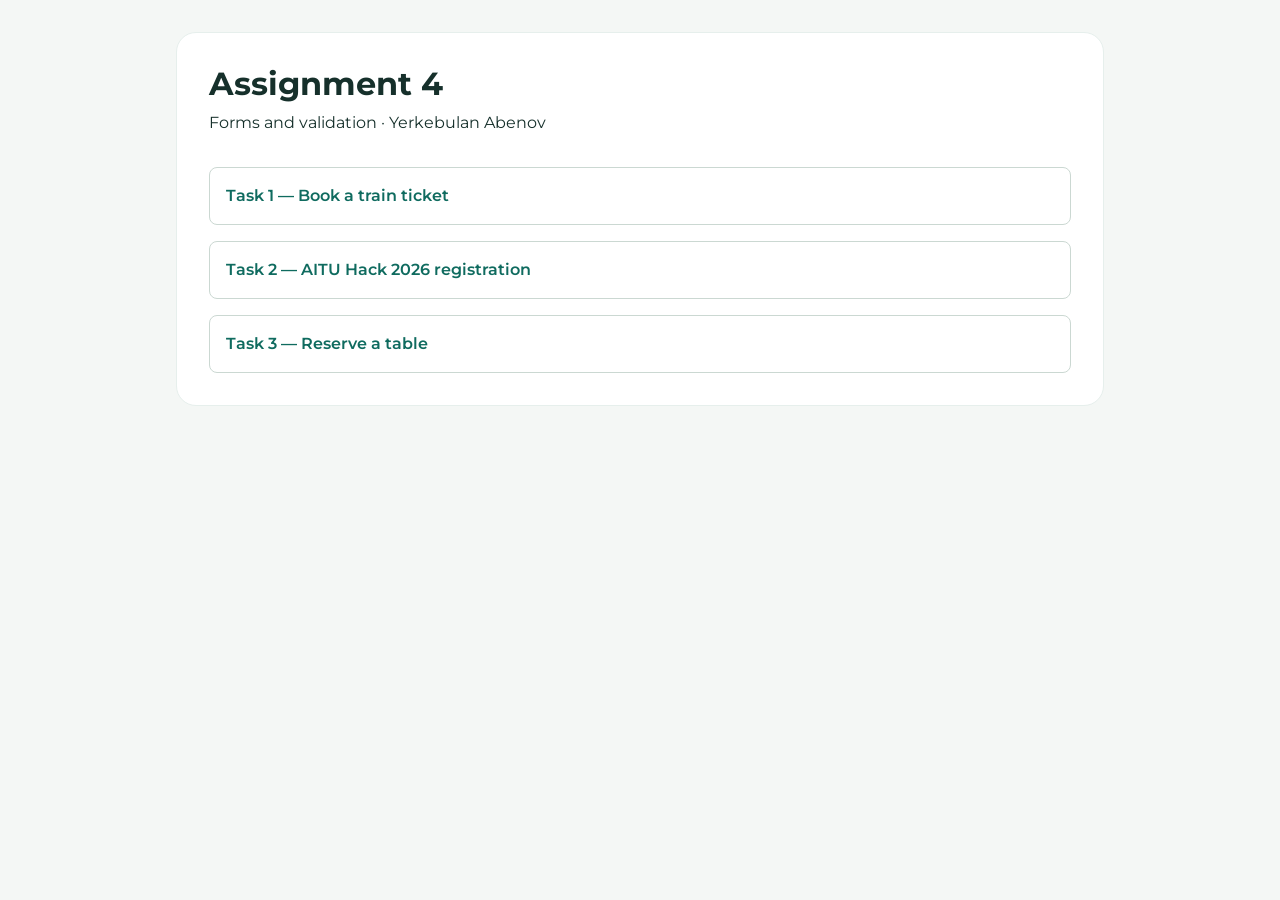
<file: index.html>
<!doctype html>
<html lang="en">
<head>
  <meta charset="utf-8">
  <meta name="viewport" content="width=device-width, initial-scale=1">
  <title>Assignment 4 — Forms and validation</title>
  <link rel="stylesheet" href="assets/bootstrap.min.css">
  <link rel="stylesheet" href="styles.css">
</head>
<body>
  <main class="assignment-shell">
    <h1>Assignment 4</h1>
    <p>Forms and validation · Yerkebulan Abenov</p>
    <nav class="task-links" aria-label="Assignment tasks">
      <a href="task1.html">Task 1 — Book a train ticket</a>
      <a href="task2.html">Task 2 — AITU Hack 2026 registration</a>
      <a href="task3.html">Task 3 — Reserve a table</a>
    </nav>
  </main>
</body>
</html>
</file>
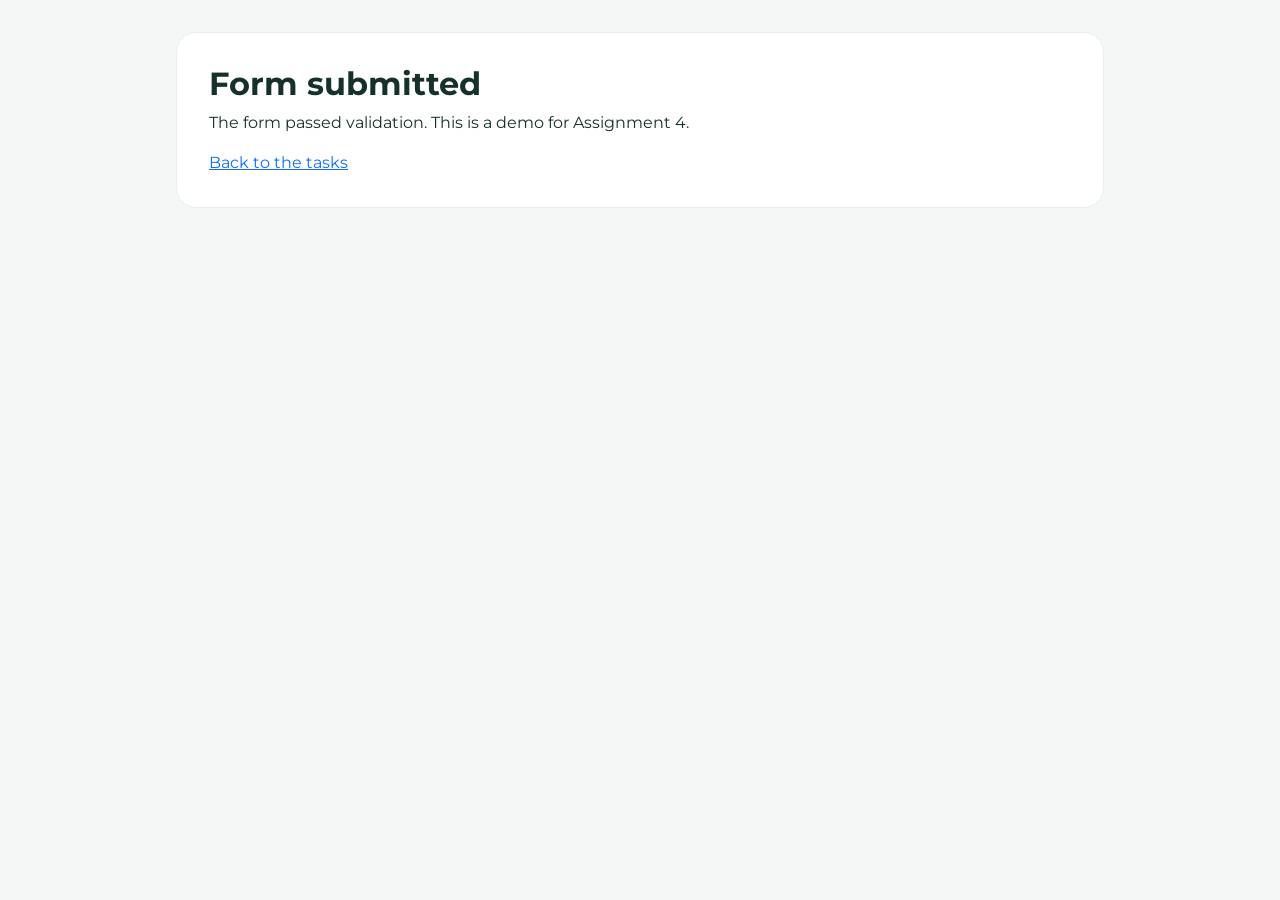
<file: submitted.html>
<!doctype html>
<html lang="en">
<head>
  <meta charset="utf-8">
  <meta name="viewport" content="width=device-width, initial-scale=1">
  <title>Form submitted — Assignment 4</title>
  <link rel="stylesheet" href="assets/bootstrap.min.css">
  <link rel="stylesheet" href="styles.css">
</head>
<body><main class="assignment-shell"><h1>Form submitted</h1><p>The form passed validation. This is a demo for Assignment 4.</p><a href="index.html">Back to the tasks</a></main></body>
</html>
</file>
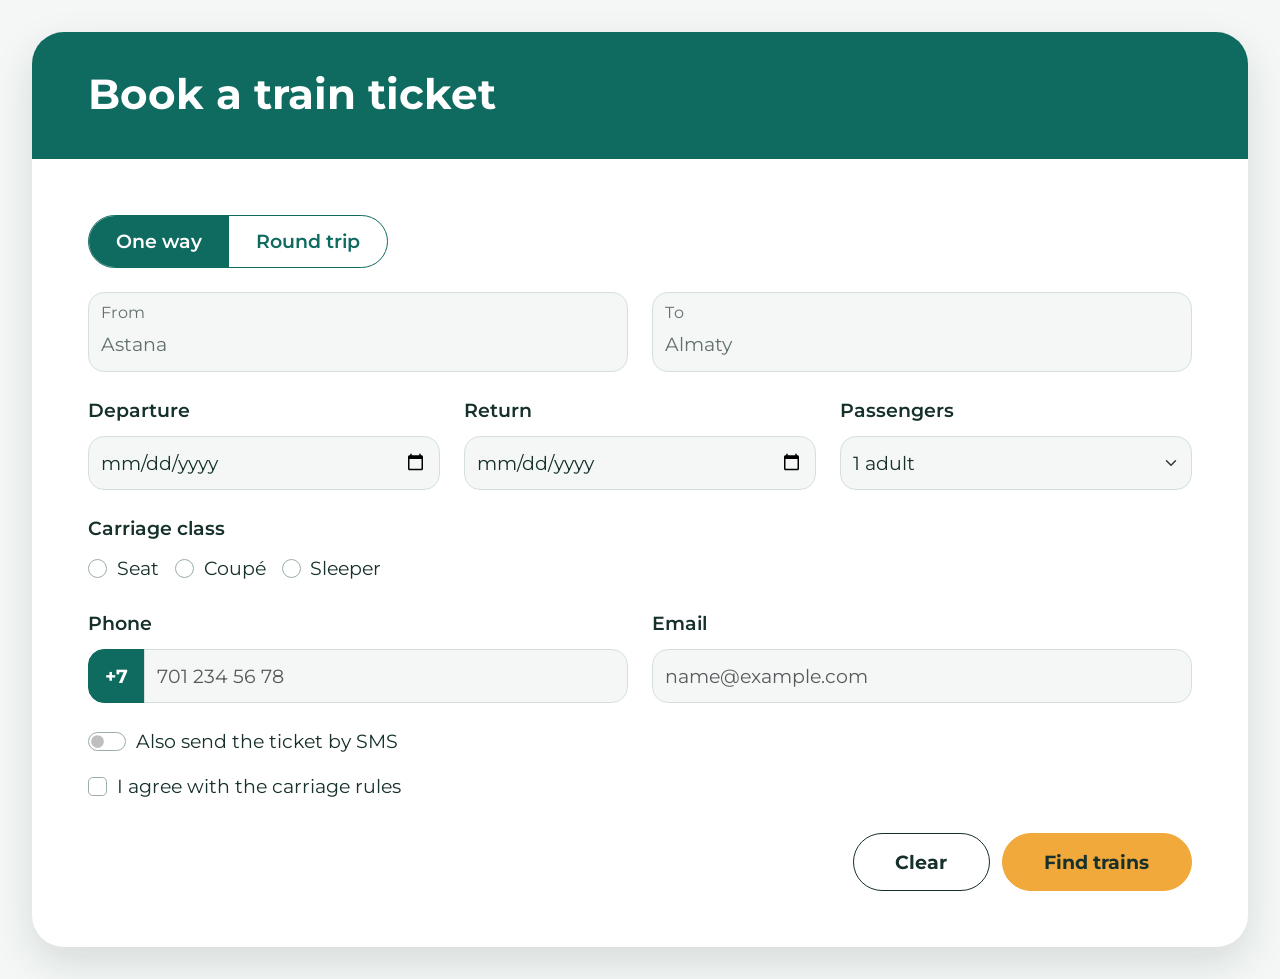
<file: task1.html>
<!doctype html>
<html lang="en">
<head>
  <meta charset="utf-8">
  <meta name="viewport" content="width=device-width, initial-scale=1">
  <title>Book a train ticket</title>
  <link rel="stylesheet" href="assets/bootstrap.min.css">
  <link rel="stylesheet" href="styles.css">
</head>
<body class="train-page">
  <main class="train-card">
    <header class="train-header"><h1>Book a train ticket</h1></header>
    <form action="submitted.html" method="get" class="train-form">
      <fieldset class="mb-4">
        <legend class="visually-hidden">Trip type</legend>
        <div class="btn-group trip-toggle" role="group" aria-label="Trip type">
          <input class="btn-check" type="radio" name="trip" id="one-way" value="one-way" checked>
          <label class="btn" for="one-way">One way</label>
          <input class="btn-check" type="radio" name="trip" id="round-trip" value="round-trip">
          <label class="btn" for="round-trip">Round trip</label>
        </div>
      </fieldset>
      <div class="row g-3 g-md-4 mb-4">
        <div class="col-12 col-md-6"><div class="form-floating">
          <input class="form-control" type="text" id="from" name="from" placeholder="Astana" required>
          <label for="from">From</label>
        </div></div>
        <div class="col-12 col-md-6"><div class="form-floating">
          <input class="form-control" type="text" id="to" name="to" placeholder="Almaty" required>
          <label for="to">To</label>
        </div></div>
      </div>
      <div class="row g-3 g-md-4 mb-4">
        <div class="col-12 col-md-4">
          <label class="form-label" for="departure">Departure</label>
          <input class="form-control" type="date" id="departure" name="departure" required>
        </div>
        <div class="col-12 col-md-4">
          <label class="form-label" for="return">Return</label>
          <input class="form-control" type="date" id="return" name="return">
        </div>
        <div class="col-12 col-md-4">
          <label class="form-label" for="passengers">Passengers</label>
          <select class="form-select" id="passengers" name="passengers">
            <option value="1">1 adult</option><option value="2">2 adults</option>
            <option value="3">3 adults</option><option value="4">4 adults</option>
            <option value="5">5 adults</option><option value="6">6 adults</option>
          </select>
        </div>
      </div>
      <fieldset class="mb-4">
        <legend class="form-label">Carriage class</legend>
        <div class="carriage-options">
          <div class="form-check form-check-inline"><input class="form-check-input" type="radio" id="seat" name="carriage" value="seat" required><label class="form-check-label" for="seat">Seat</label></div>
          <div class="form-check form-check-inline"><input class="form-check-input" type="radio" id="coupe" name="carriage" value="coupe" required><label class="form-check-label" for="coupe">Coupé</label></div>
          <div class="form-check form-check-inline"><input class="form-check-input" type="radio" id="sleeper" name="carriage" value="sleeper" required><label class="form-check-label" for="sleeper">Sleeper</label></div>
        </div>
      </fieldset>
      <div class="row g-3 g-md-4 mb-4">
        <div class="col-12 col-md-6">
          <label class="form-label" for="phone">Phone</label>
          <div class="input-group"><span class="input-group-text" id="phone-prefix">+7</span><input class="form-control" type="tel" id="phone" name="phone" placeholder="701 234 56 78" autocomplete="tel" aria-describedby="phone-prefix" required></div>
        </div>
        <div class="col-12 col-md-6">
          <label class="form-label" for="email">Email</label>
          <input class="form-control" type="email" id="email" name="email" placeholder="name@example.com" autocomplete="email" required>
        </div>
      </div>
      <div class="form-check form-switch mb-3"><input class="form-check-input" type="checkbox" role="switch" id="sms" name="sms" value="yes"><label class="form-check-label" for="sms">Also send the ticket by SMS</label></div>
      <div class="form-check mb-4"><input class="form-check-input" type="checkbox" id="agreement" name="agreement" value="yes" required><label class="form-check-label" for="agreement">I agree with the carriage rules</label></div>
      <!-- CSS reverses the buttons on phones; their HTML order stays the same. -->
      <div class="train-actions"><button class="btn btn-clear" type="reset">Clear</button><button class="btn btn-find" type="submit">Find trains</button></div>
    </form>
  </main>
</body>
</html>
</file>
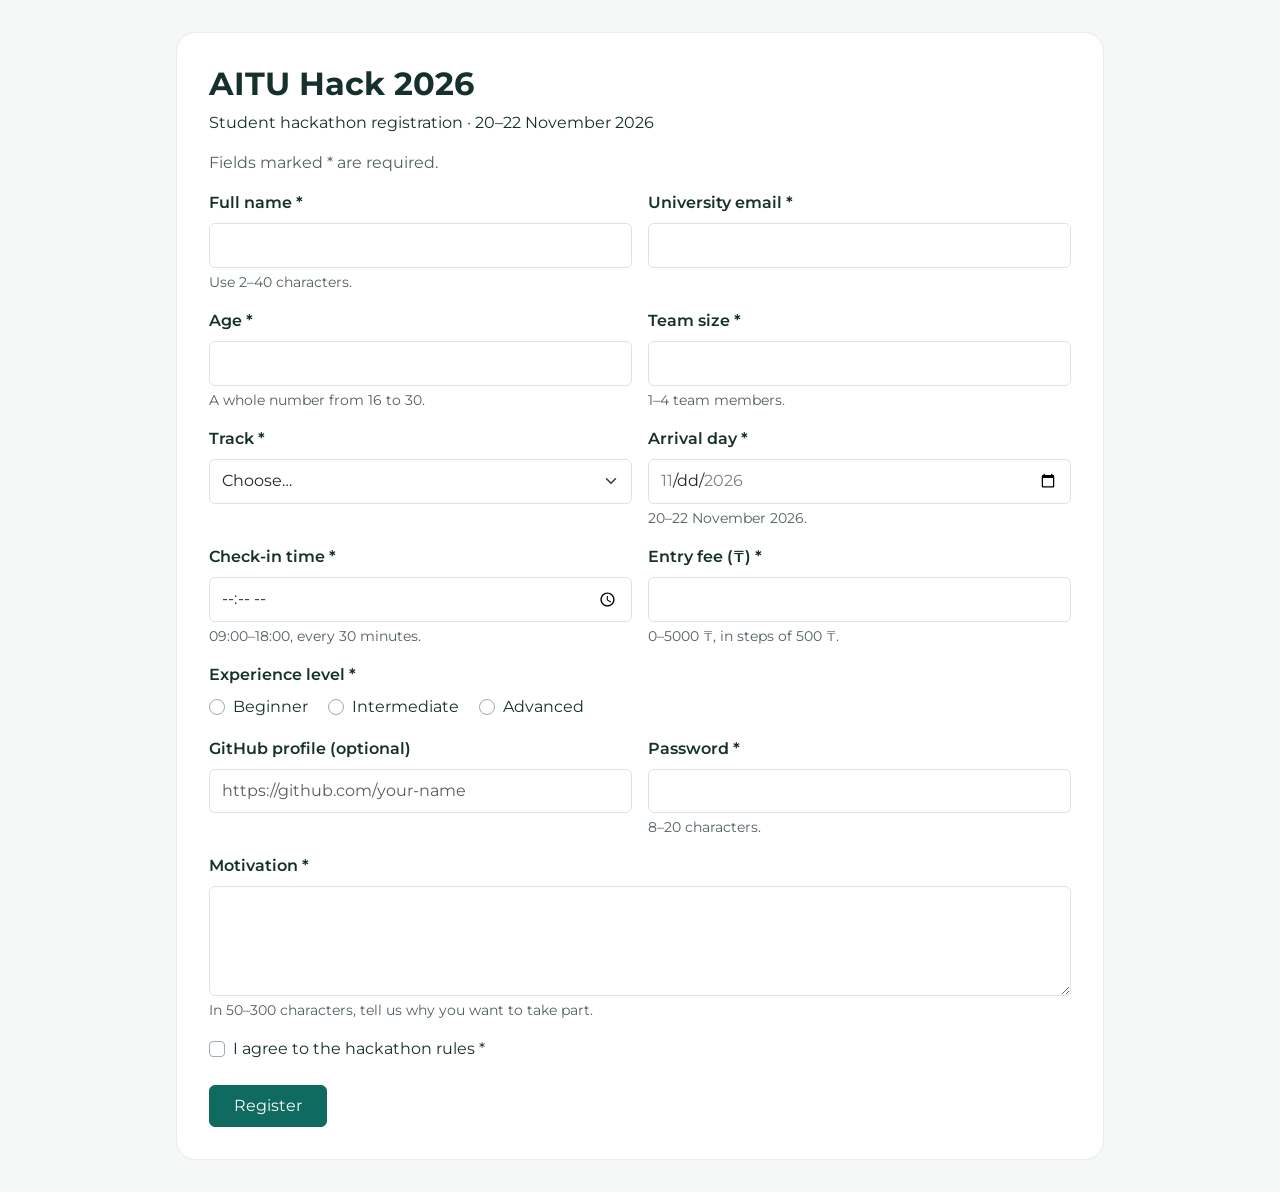
<file: task2.html>
<!doctype html>
<html lang="en">
<head>
  <meta charset="utf-8">
  <meta name="viewport" content="width=device-width, initial-scale=1">
  <title>AITU Hack 2026 — Registration</title>
  <link rel="stylesheet" href="assets/bootstrap.min.css">
  <link rel="stylesheet" href="styles.css">
</head>
<body>
  <main class="assignment-shell">
    <h1>AITU Hack 2026</h1>
    <p>Student hackathon registration · 20–22 November 2026</p>
    <p class="required-note">Fields marked * are required.</p>
    <form class="registration" action="submitted.html" method="post">
      <div class="row g-3 mb-3">
        <div class="col-12 col-md-6">
          <label class="form-label" for="full-name">Full name *</label>
          <input class="form-control" type="text" id="full-name" name="full_name" minlength="2" maxlength="40" autocomplete="name" aria-describedby="name-help name-error" required>
          <div class="form-text" id="name-help">Use 2–40 characters.</div>
          <div class="invalid-feedback" id="name-error">Enter your name using 2–40 characters.</div>
        </div>
        <div class="col-12 col-md-6">
          <label class="form-label" for="university-email">University email *</label>
          <input class="form-control" type="email" id="university-email" name="email" autocomplete="email" aria-describedby="email-error" required>
          <div class="invalid-feedback" id="email-error">Enter a valid email address, such as a.fedenko@astanait.edu.kz.</div>
        </div>
        <div class="col-12 col-md-6">
          <label class="form-label" for="age">Age *</label>
          <input class="form-control" type="number" id="age" name="age" min="16" max="30" step="1" aria-describedby="age-help age-error" required>
          <div class="form-text" id="age-help">A whole number from 16 to 30.</div>
          <div class="invalid-feedback" id="age-error">Enter a whole number from 16 to 30.</div>
        </div>
        <div class="col-12 col-md-6">
          <label class="form-label" for="team-size">Team size *</label>
          <input class="form-control" type="number" id="team-size" name="team_size" min="1" max="4" step="1" aria-describedby="team-help team-error" required>
          <div class="form-text" id="team-help">1–4 team members.</div>
          <div class="invalid-feedback" id="team-error">Choose a whole number from 1 to 4.</div>
        </div>
        <div class="col-12 col-md-6">
          <label class="form-label" for="track">Track *</label>
          <select class="form-select" id="track" name="track" aria-describedby="track-error" required>
            <option value="">Choose…</option><option value="Web">Web</option><option value="Mobile">Mobile</option><option value="AI">AI</option><option value="GameDev">GameDev</option>
          </select>
          <div class="invalid-feedback" id="track-error">Choose Web, Mobile, AI or GameDev.</div>
        </div>
        <div class="col-12 col-md-6">
          <label class="form-label" for="arrival">Arrival day *</label>
          <input class="form-control" type="date" id="arrival" name="arrival" min="2026-11-20" max="2026-11-22" aria-describedby="arrival-help arrival-error" required>
          <div class="form-text" id="arrival-help">20–22 November 2026.</div>
          <div class="invalid-feedback" id="arrival-error">Choose a date from 20 to 22 November 2026.</div>
        </div>
        <div class="col-12 col-md-6">
          <label class="form-label" for="check-in">Check-in time *</label>
          <input class="form-control" type="time" id="check-in" name="check_in" min="09:00" max="18:00" step="1800" aria-describedby="time-help time-error" required>
          <div class="form-text" id="time-help">09:00–18:00, every 30 minutes.</div>
          <div class="invalid-feedback" id="time-error">Choose a time between 09:00 and 18:00 on the hour or half hour.</div>
        </div>
        <div class="col-12 col-md-6">
          <label class="form-label" for="entry-fee">Entry fee (₸) *</label>
          <input class="form-control" type="number" id="entry-fee" name="entry_fee" min="0" max="5000" step="500" aria-describedby="fee-help fee-error" required>
          <div class="form-text" id="fee-help">0–5000 ₸, in steps of 500 ₸.</div>
          <div class="invalid-feedback" id="fee-error">Enter 0–5000 ₸ in steps of 500 ₸.</div>
        </div>
      </div>
      <fieldset class="mb-3" aria-describedby="experience-error">
        <legend>Experience level *</legend>
        <div class="form-check form-check-inline"><input class="form-check-input" type="radio" id="beginner" name="experience" value="beginner" required><label class="form-check-label" for="beginner">Beginner</label></div>
        <div class="form-check form-check-inline"><input class="form-check-input" type="radio" id="intermediate" name="experience" value="intermediate" required><label class="form-check-label" for="intermediate">Intermediate</label></div>
        <div class="form-check form-check-inline"><input class="form-check-input" type="radio" id="advanced" name="experience" value="advanced" required><label class="form-check-label" for="advanced">Advanced</label></div>
        <div class="invalid-feedback" id="experience-error">Choose your experience level.</div>
      </fieldset>
      <div class="row g-3 mb-3">
        <div class="col-12 col-md-6">
          <label class="form-label" for="github">GitHub profile (optional)</label>
          <input class="form-control" type="url" id="github" name="github" placeholder="https://github.com/your-name" aria-describedby="github-error">
          <div class="invalid-feedback" id="github-error">Use a full URL, including https://, or leave this field empty.</div>
        </div>
        <div class="col-12 col-md-6">
          <label class="form-label" for="password">Password *</label>
          <input class="form-control" type="password" id="password" name="password" minlength="8" maxlength="20" autocomplete="new-password" aria-describedby="password-help password-error" required>
          <div class="form-text" id="password-help">8–20 characters.</div>
          <div class="invalid-feedback" id="password-error">Use 8–20 characters.</div>
        </div>
      </div>
      <div class="mb-3">
        <label class="form-label" for="motivation">Motivation *</label>
        <textarea class="form-control" id="motivation" name="motivation" rows="4" minlength="50" maxlength="300" aria-describedby="motivation-help motivation-error" required></textarea>
        <div class="form-text" id="motivation-help">In 50–300 characters, tell us why you want to take part.</div>
        <div class="invalid-feedback" id="motivation-error">Write between 50 and 300 characters.</div>
      </div>
      <div class="form-check mb-4">
        <input class="form-check-input" type="checkbox" id="rules" name="rules" value="accepted" aria-describedby="rules-error" required>
        <label class="form-check-label" for="rules">I agree to the hackathon rules *</label>
        <div class="invalid-feedback" id="rules-error">Accept the rules before registering.</div>
      </div>
      <button class="btn btn-primary px-4 py-2" type="submit">Register</button>
    </form>
  </main>
</body>
</html>
</file>
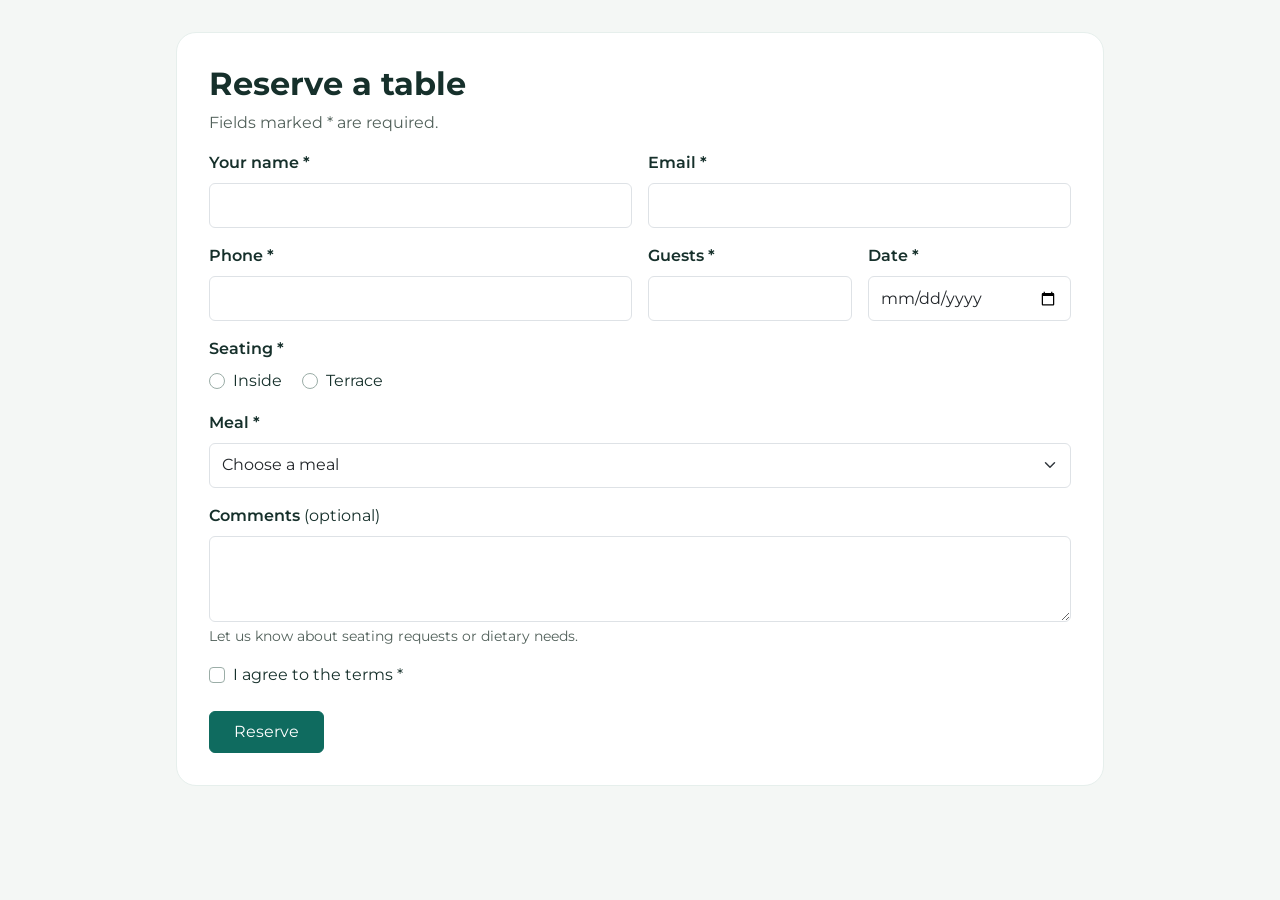
<file: task3.html>
<!doctype html>
<html lang="en">
<head>
  <meta charset="utf-8">
  <meta name="viewport" content="width=device-width, initial-scale=1">
  <title>Reserve a table</title>
  <link rel="stylesheet" href="assets/bootstrap.min.css">
  <link rel="stylesheet" href="styles.css">
</head>
<body>
  <main class="assignment-shell">
    <h1>Reserve a table</h1>
    <p class="required-note">Fields marked * are required.</p>
    <form action="submitted.html" method="get">
      <div class="row g-3 mb-3">
        <div class="col-12 col-md-6">
          <label class="form-label" for="full-name">Your name *</label>
          <input class="form-control" type="text" id="full-name" name="full_name" autocomplete="name" required>
        </div>
        <div class="col-12 col-md-6">
          <label class="form-label" for="email">Email *</label>
          <input class="form-control" type="email" id="email" name="email" autocomplete="email" required>
        </div>
        <div class="col-12 col-md-6">
          <label class="form-label" for="phone">Phone *</label>
          <input class="form-control" type="tel" id="phone" name="phone" autocomplete="tel" required>
        </div>
        <div class="col-12 col-md-3">
          <label class="form-label" for="guests">Guests *</label>
          <input class="form-control" type="number" id="guests" name="guests" min="1" step="1" required>
        </div>
        <div class="col-12 col-md-3">
          <label class="form-label" for="date">Date *</label>
          <input class="form-control" type="date" id="date" name="date" required>
        </div>
      </div>
      <fieldset class="mb-3">
        <legend>Seating *</legend>
        <div class="form-check form-check-inline"><input class="form-check-input" type="radio" id="inside" name="seating" value="inside" required><label class="form-check-label" for="inside">Inside</label></div>
        <div class="form-check form-check-inline"><input class="form-check-input" type="radio" id="terrace" name="seating" value="terrace" required><label class="form-check-label" for="terrace">Terrace</label></div>
      </fieldset>
      <div class="mb-3">
        <label class="form-label" for="meal">Meal *</label>
        <select class="form-select" id="meal" name="meal" required><option value="">Choose a meal</option><option value="lunch">Lunch</option><option value="dinner">Dinner</option></select>
      </div>
      <div class="mb-3">
        <label class="form-label" for="comments">Comments <span class="fw-normal">(optional)</span></label>
        <textarea class="form-control" id="comments" name="comments" rows="3" aria-describedby="comments-help"></textarea>
        <div class="form-text" id="comments-help">Let us know about seating requests or dietary needs.</div>
      </div>
      <div class="form-check mb-4"><input class="form-check-input" type="checkbox" id="terms" name="terms" value="accepted" required><label class="form-check-label" for="terms">I agree to the terms *</label></div>
      <button class="btn btn-primary px-4 py-2" type="submit">Reserve</button>
    </form>
  </main>
</body>
</html>
</file>
<file: styles.css>
@font-face {
  font-family: Montserrat;
  src: url("assets/montserrat-variable.ttf") format("truetype");
  font-weight: 100 900;
  font-style: normal;
  font-display: swap;
}
:root { --green: #0F6B5F; --amber: #F2A93B; --ink: #16302B; --paper: #F4F7F5; --line: #E6EFEC; }
body { color: var(--ink); background: var(--paper); font-family: Montserrat, sans-serif; }
.train-page { padding: 2rem; }
.train-card { max-width: 76rem; margin-inline: auto; background: white; border-radius: 2rem; overflow: hidden; box-shadow: 0 1rem 2.5rem #16302b22; }
.train-header { padding: 2.4rem 3.5rem; color: white; background: var(--green); }
.train-header h1 { font-size: clamp(1.35rem, 3.3vw, 2.6rem); font-weight: 700; margin: 0; }
.train-form { padding: 3.5rem; font-size: 1.2rem; }
.train-form .form-label { font-weight: 600; font-size: inherit; margin-bottom: .7rem; }
.train-form .form-control, .train-form .form-select { min-width: 0; min-height: 3.4rem; font-size: inherit; border: 1px solid #d4dfdb; border-radius: 1rem; background-color: var(--paper); color: var(--ink); }
.train-form .form-floating > .form-control { height: 5rem; }
.train-form .form-floating > .form-control::placeholder { color: #63706c; opacity: 1; }
.train-form .form-floating > label { transform: scale(.85) translateY(-.5rem) translateX(.15rem); color: #63706c; }
.train-form .form-floating > .form-control { padding-top: 2rem; padding-bottom: .5rem; }
.train-form .form-floating > label::after { background-color: transparent !important; }
.trip-toggle { border: 1px solid var(--green); border-radius: 3rem; overflow: hidden; }
.trip-toggle .btn { padding: .7rem 1.7rem; color: var(--green); border: 0; border-radius: 0; font-size: inherit; font-weight: 600; }
.trip-toggle .btn-check:checked + .btn { color: white; background: var(--green); }
.form-check-input:checked { background-color: var(--green); border-color: var(--green); }
.form-check-input { border-color: #9bada7; }
.form-check-label, .btn, select { cursor: pointer; }
.carriage-options { display: flex; flex-wrap: wrap; gap: .25rem 1rem; }
.carriage-options .form-check { margin-right: 0; }
.train-form .input-group-text { background: var(--green); color: white; font-size: inherit; font-weight: 700; border-color: var(--green); border-radius: 1rem 0 0 1rem; padding-inline: 1rem; }
.train-actions { display: flex; justify-content: flex-end; gap: .75rem; margin-top: 2rem; }
.train-actions .btn { border-radius: 3rem; font-weight: 700; padding: .85rem 2.6rem; font-size: inherit; }
.btn-clear { border: 1px solid var(--ink); color: var(--ink); background: white; }
.btn-clear:hover { background: var(--line); border-color: var(--ink); }
.btn-find { background: var(--amber); color: var(--ink); border-color: var(--amber); }
.btn-find:hover { background: #e89a29; border-color: #e89a29; }
:where(input, select, textarea, button, a):focus-visible { outline: 3px solid var(--green); outline-offset: 3px; }
.btn-check:focus-visible + .btn { outline: 3px solid var(--amber); outline-offset: -4px; box-shadow: none; }
.form-control:focus, .form-select:focus, .form-check-input:focus { border-color: var(--green); box-shadow: 0 0 0 .2rem #0f6b5f30; }
.assignment-shell { max-width: 58rem; margin: 2rem auto; padding: 2rem; background: white; border: 1px solid var(--line); border-radius: 1.25rem; }
.assignment-shell h1 { font-size: clamp(1.5rem, 4vw, 2rem); font-weight: 700; }
.assignment-shell .form-label, .assignment-shell legend { font-weight: 600; font-size: 1rem; }
.assignment-shell .form-control, .assignment-shell .form-select { min-height: 2.8rem; }
.assignment-shell .btn-primary { background: var(--green); border-color: var(--green); }
.assignment-shell .btn-primary:hover { background: #0b554b; }
.required-note, .form-text { color: #52615b; }
/* The browser decides validity. These selectors only control its presentation. */
.registration :is(input, select, textarea):user-invalid { border-color: #b42332; }
.registration :is(input, select, textarea):user-valid { border-color: var(--green); }
.registration :is(input, select, textarea):user-invalid ~ .invalid-feedback { display: block; }
.registration fieldset:has(input:user-invalid) > .invalid-feedback { display: block; }
.registration .invalid-feedback { color: #b42332; }
.task-links { display: grid; gap: 1rem; margin-top: 2rem; }
.task-links a { color: var(--green); font-weight: 600; padding: 1rem; border: 1px solid #cbd8d2; border-radius: .5rem; text-decoration: none; }
.task-links a:hover { background: var(--line); }
@media (max-width: 767.98px) {
  .train-page { padding: .75rem; }
  .train-card { border-radius: 1.5rem; }
  .train-header { padding: 1.5rem 1.25rem; }
  .train-form { padding: 1.5rem; font-size: 1rem; }
  .trip-toggle { display: flex; }
  .trip-toggle .btn { padding: .65rem .75rem; }
  .train-form .form-floating > .form-control { height: 3.7rem; }
  .train-form .form-control, .train-form .form-select { min-height: 2.8rem; border-radius: .8rem; }
  .train-form .form-label { margin-bottom: .5rem; }
  .carriage-options { gap: .25rem .8rem; }
  .train-actions { flex-direction: column-reverse; gap: .5rem; margin-top: 1.5rem; }
  .train-actions .btn { padding: .8rem 1rem; }
  .assignment-shell { margin: .75rem; padding: 1.25rem; }
}
</file>
